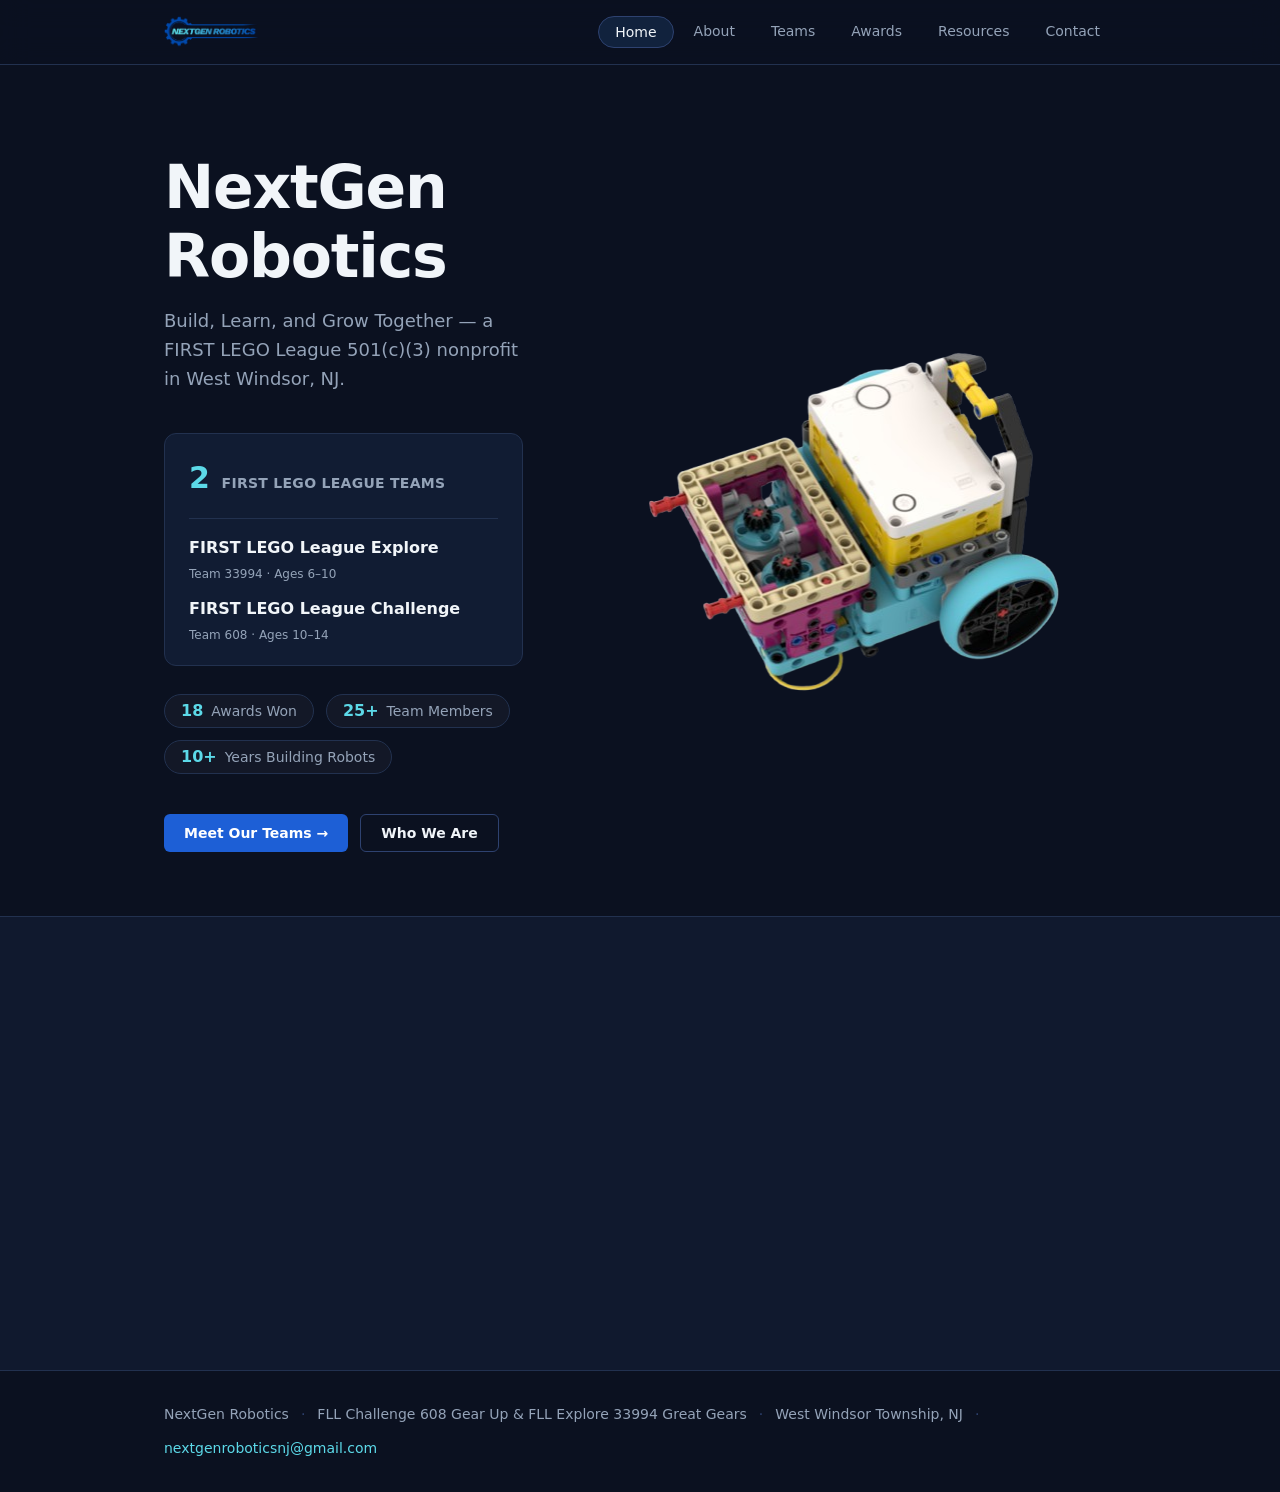
<file: index.html>
<!DOCTYPE html>
<html lang="en">
<head>
  <meta charset="UTF-8" />
  <meta name="viewport" content="width=device-width, initial-scale=1.0" />
  <meta name="description" content="NextGen Robotics is a 501(c)(3) nonprofit running two FIRST LEGO League teams in West Windsor, NJ: FLL Explore 33994 Great Gears and FLL Challenge 608 Gear Up." />
  <meta property="og:type" content="website" />
  <meta property="og:site_name" content="NextGen Robotics" />
  <meta property="og:title" content="NextGen Robotics" />
  <meta property="og:description" content="A 501(c)(3) nonprofit running two FIRST LEGO League teams in West Windsor, NJ: FLL Explore 33994 Great Gears and FLL Challenge 608 Gear Up." />
  <meta property="og:image" content="images/logo-horizontal.png" />
  <meta name="twitter:card" content="summary_large_image" />
  <meta name="twitter:title" content="NextGen Robotics" />
  <meta name="twitter:description" content="A 501(c)(3) nonprofit running two FIRST LEGO League teams in West Windsor, NJ." />
  <meta name="twitter:image" content="images/logo-horizontal.png" />
  <meta http-equiv="Content-Security-Policy" content="default-src 'self'; img-src 'self' data:; style-src 'self'; script-src 'self'; object-src 'none'; base-uri 'self'; form-action 'self'; frame-ancestors 'none'; upgrade-insecure-requests;" />
  <meta http-equiv="X-Content-Type-Options" content="nosniff" />
  <meta name="referrer" content="strict-origin-when-cross-origin" />
  <meta name="theme-color" content="#0B1120" />
  <title>NextGen Robotics</title>
  <link rel="icon" type="image/png" href="images/logo.png" />
  <link rel="stylesheet" href="style.css" />
</head>
<body>

  <header class="site-header">
    <div class="container nav-inner">
      <a class="logo" href="index.html">
        <img src="images/logo-horizontal.png" alt="NextGen Robotics" class="logo-img" height="36" />
      </a>
      <button class="nav-toggle" id="nav-toggle" aria-label="Toggle navigation" aria-expanded="false" aria-controls="site-nav">&#9776;</button>
      <nav class="tabs" id="site-nav">
        <a href="index.html" data-page="index.html">Home</a>
        <a href="about.html" data-page="about.html">About</a>
        <a href="teams.html" data-page="teams.html">Teams</a>
        <a href="awards.html" data-page="awards.html">Awards</a>
        <a href="resources.html" data-page="resources.html">Resources</a>
        <a href="contact.html" data-page="contact.html">Contact</a>
      </nav>
    </div>
  </header>

  <!-- HERO -->
  <section class="hero">
    <div class="container hero-grid">
      <div class="hero-text">
        <h1>NextGen Robotics</h1>
        <p class="hero-desc">Build, Learn, and Grow Together — a FIRST LEGO League 501(c)(3) nonprofit in West Windsor, NJ.</p>

        <!--
          TO ADD A NEW TEAM: bump team-count-num below, then copy one
          .team-count-item block and update its name/number/age range.
          (This is the only spot on the homepage that needs a manual update
          when a team is added — everything else lives on teams.html.)
        -->
        <div class="team-count-card">
          <div class="team-count-head">
            <span class="team-count-num">2</span>
            <span class="team-count-label">FIRST LEGO League Teams</span>
          </div>
          <div class="team-count-list">
            <div class="team-count-item">
              <strong>FIRST LEGO League Explore</strong>
              <span class="team-count-meta">Team 33994 &middot; Ages 6&ndash;10</span>
            </div>
            <div class="team-count-item">
              <strong>FIRST LEGO League Challenge</strong>
              <span class="team-count-meta">Team 608 &middot; Ages 10&ndash;14</span>
            </div>
          </div>
        </div>

        <div class="badge-row">
          <span class="badge-pill"><strong>18</strong> Awards Won</span>
          <span class="badge-pill"><strong>25+</strong> Team Members</span>
          <span class="badge-pill"><strong>10+</strong> Years Building Robots</span>
        </div>

        <div class="btn-row">
          <a class="btn-primary" href="teams.html">Meet Our Teams &rarr;</a>
          <a class="btn-secondary" href="about.html">Who We Are</a>
        </div>
      </div>

      <div class="hero-media">
        <img class="zoomable" src="images/robot-challenge.png" alt="Gear Up's FLL Challenge robot" />
      </div>
    </div>
  </section>

  <!-- SPONSOR TEASER -->
  <section class="section section-alt">
    <div class="container">
      <div class="section-label reveal">Our sponsor</div>
      <div class="sponsor-card reveal">
        <img class="sponsor-logo zoomable" src="images/sponsor-nextgen-church.png" alt="NextGen Church logo" />
        <div class="sponsor-name">NextGen Church</div>
        <p class="sponsor-desc">Proud sponsor of NextGen Robotics.</p>
      </div>
    </div>
  </section>

  <footer class="site-footer">
    <div class="container footer-inner">
      <span>NextGen Robotics</span>
      <span class="footer-sep">&middot;</span>
      <span>FLL Challenge 608 Gear Up &amp; FLL Explore 33994 Great Gears</span>
      <span class="footer-sep">&middot;</span>
      <span>West Windsor Township, NJ</span>
      <span class="footer-sep">&middot;</span>
      <a href="mailto:nextgenroboticsnj@gmail.com">nextgenroboticsnj@gmail.com</a>
    </div>
  </footer>

  <script src="app.js"></script>
</body>
</html>
</file>
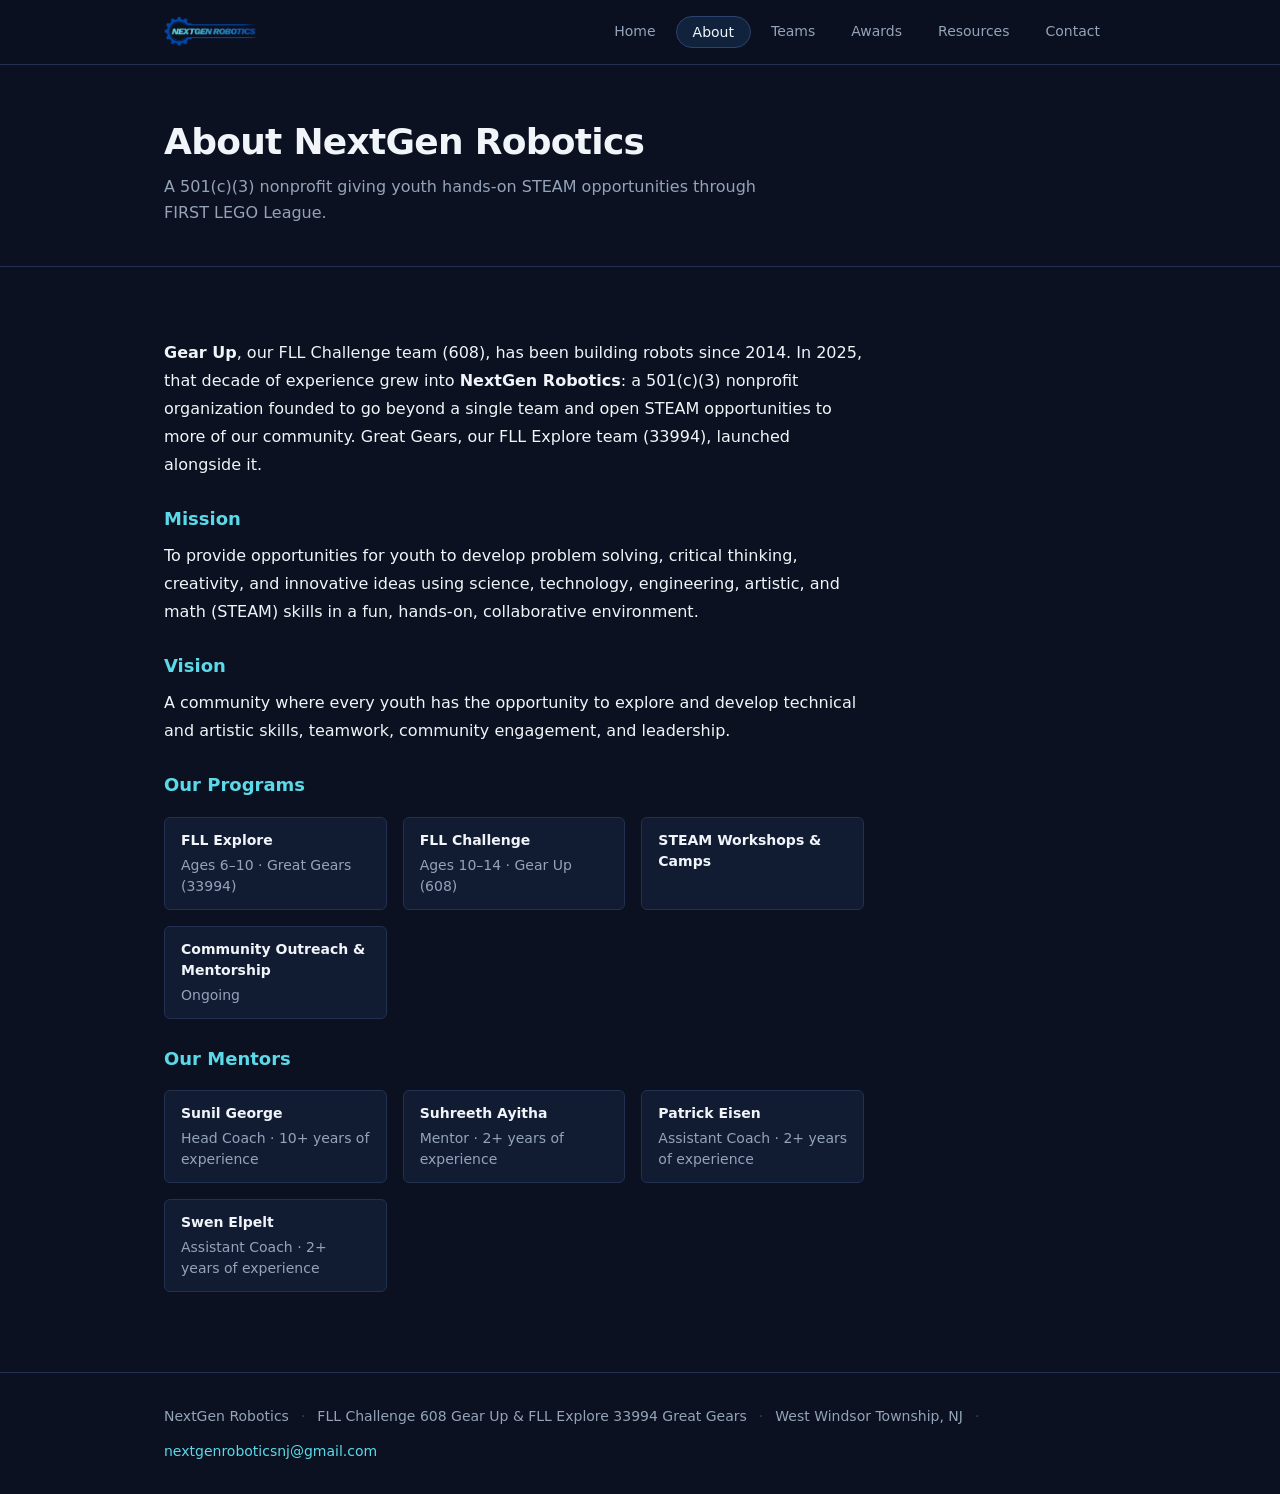
<file: about.html>
<!DOCTYPE html>
<html lang="en">
<head>
  <meta charset="UTF-8" />
  <meta name="viewport" content="width=device-width, initial-scale=1.0" />
  <meta name="description" content="NextGen Robotics is a 501(c)(3) nonprofit giving youth hands-on STEAM opportunities through FIRST LEGO League and beyond." />
  <meta property="og:type" content="website" />
  <meta property="og:site_name" content="NextGen Robotics" />
  <meta property="og:title" content="About — NextGen Robotics" />
  <meta property="og:description" content="A 501(c)(3) nonprofit giving youth hands-on STEAM opportunities through FIRST LEGO League and beyond." />
  <meta property="og:image" content="images/logo-horizontal.png" />
  <meta name="twitter:card" content="summary_large_image" />
  <meta name="twitter:title" content="About — NextGen Robotics" />
  <meta name="twitter:description" content="A 501(c)(3) nonprofit giving youth hands-on STEAM opportunities through FIRST LEGO League and beyond." />
  <meta name="twitter:image" content="images/logo-horizontal.png" />
  <meta http-equiv="Content-Security-Policy" content="default-src 'self'; img-src 'self' data:; style-src 'self'; script-src 'self'; object-src 'none'; base-uri 'self'; form-action 'self'; frame-ancestors 'none'; upgrade-insecure-requests;" />
  <meta http-equiv="X-Content-Type-Options" content="nosniff" />
  <meta name="referrer" content="strict-origin-when-cross-origin" />
  <meta name="theme-color" content="#0B1120" />
  <title>About &mdash; NextGen Robotics</title>
  <link rel="icon" type="image/png" href="images/logo.png" />
  <link rel="stylesheet" href="style.css" />
</head>
<body>

  <header class="site-header">
    <div class="container nav-inner">
      <a class="logo" href="index.html">
        <img src="images/logo-horizontal.png" alt="NextGen Robotics" class="logo-img" height="36" />
      </a>
      <button class="nav-toggle" id="nav-toggle" aria-label="Toggle navigation" aria-expanded="false" aria-controls="site-nav">&#9776;</button>
      <nav class="tabs" id="site-nav">
        <a href="index.html" data-page="index.html">Home</a>
        <a href="about.html" data-page="about.html">About</a>
        <a href="teams.html" data-page="teams.html">Teams</a>
        <a href="awards.html" data-page="awards.html">Awards</a>
        <a href="resources.html" data-page="resources.html">Resources</a>
        <a href="contact.html" data-page="contact.html">Contact</a>
      </nav>
    </div>
  </header>

  <section class="page-hero">
    <div class="container">
      <h1>About NextGen Robotics</h1>
      <p>A 501(c)(3) nonprofit giving youth hands-on STEAM opportunities through FIRST LEGO League.</p>
    </div>
  </section>

  <section class="section">
    <div class="container">
      <div class="prose reveal">
        <p>
          <strong>Gear Up</strong>, our FLL Challenge team (608), has been building robots
          since 2014. In 2025, that decade of experience grew into
          <strong>NextGen Robotics</strong>: a 501(c)(3) nonprofit organization founded to
          go beyond a single team and open STEAM opportunities to more of our community.
          Great Gears, our FLL Explore team (33994), launched alongside it.
        </p>

        <h3>Mission</h3>
        <p>
          To provide opportunities for youth to develop problem solving, critical
          thinking, creativity, and innovative ideas using science, technology,
          engineering, artistic, and math (STEAM) skills in a fun, hands-on,
          collaborative environment.
        </p>

        <h3>Vision</h3>
        <p>
          A community where every youth has the opportunity to explore and develop
          technical and artistic skills, teamwork, community engagement, and leadership.
        </p>

        <h3>Our Programs</h3>
        <div class="program-grid">
          <div class="program-chip"><strong>FLL Explore</strong>Ages 6&ndash;10 &middot; Great Gears (33994)</div>
          <div class="program-chip"><strong>FLL Challenge</strong>Ages 10&ndash;14 &middot; Gear Up (608)</div>
          <div class="program-chip"><strong>STEAM Workshops &amp; Camps</strong></div>
          <div class="program-chip"><strong>Community Outreach &amp; Mentorship</strong>Ongoing</div>
        </div>

        <h3>Our Mentors</h3>
        <div class="program-grid">
          <div class="program-chip"><strong>Sunil George</strong>Head Coach &middot; 10+ years of experience</div>
          <div class="program-chip"><strong>Suhreeth Ayitha</strong>Mentor &middot; 2+ years of experience</div>
          <div class="program-chip"><strong>Patrick Eisen</strong>Assistant Coach &middot; 2+ years of experience</div>
          <div class="program-chip"><strong>Swen Elpelt</strong>Assistant Coach &middot; 2+ years of experience</div>
        </div>

      </div>
    </div>
  </section>

  <footer class="site-footer">
    <div class="container footer-inner">
      <span>NextGen Robotics</span>
      <span class="footer-sep">&middot;</span>
      <span>FLL Challenge 608 Gear Up &amp; FLL Explore 33994 Great Gears</span>
      <span class="footer-sep">&middot;</span>
      <span>West Windsor Township, NJ</span>
      <span class="footer-sep">&middot;</span>
      <a href="mailto:nextgenroboticsnj@gmail.com">nextgenroboticsnj@gmail.com</a>
    </div>
  </footer>

  <script src="app.js"></script>
</body>
</html>
</file>
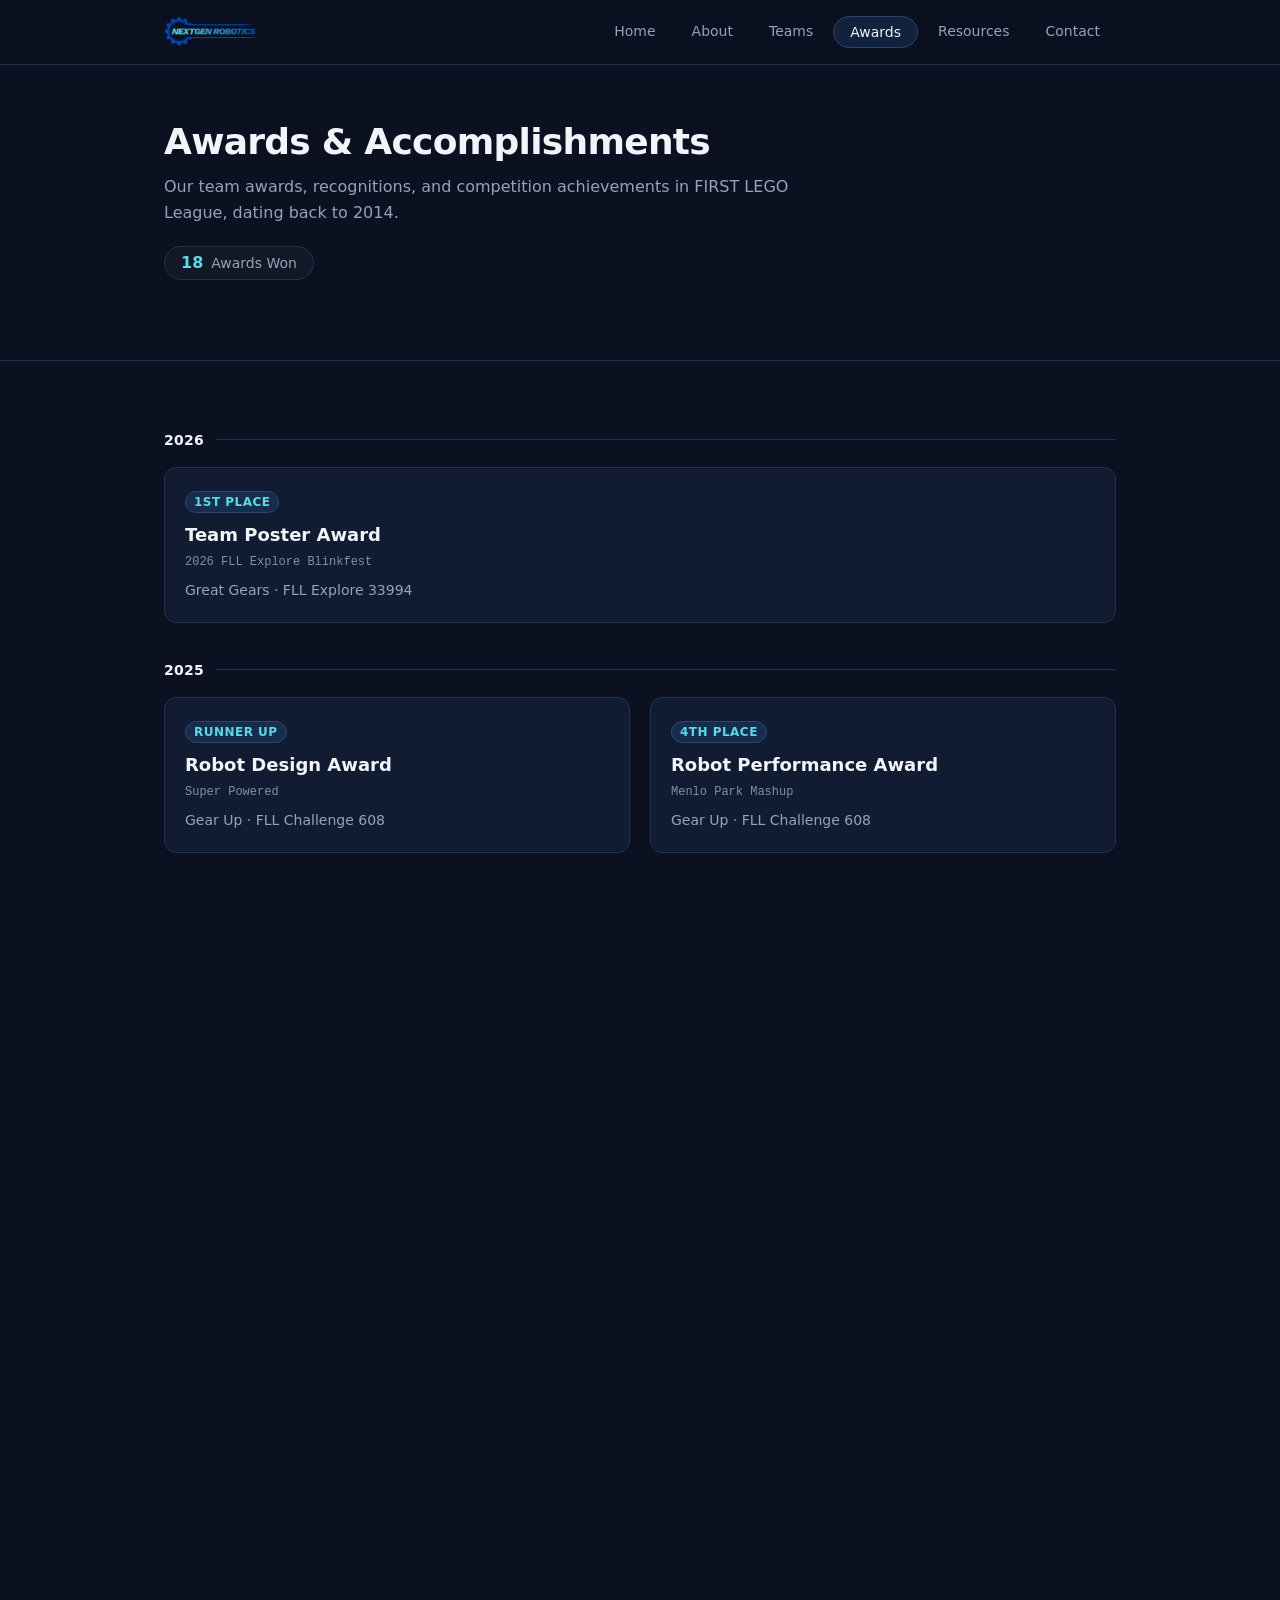
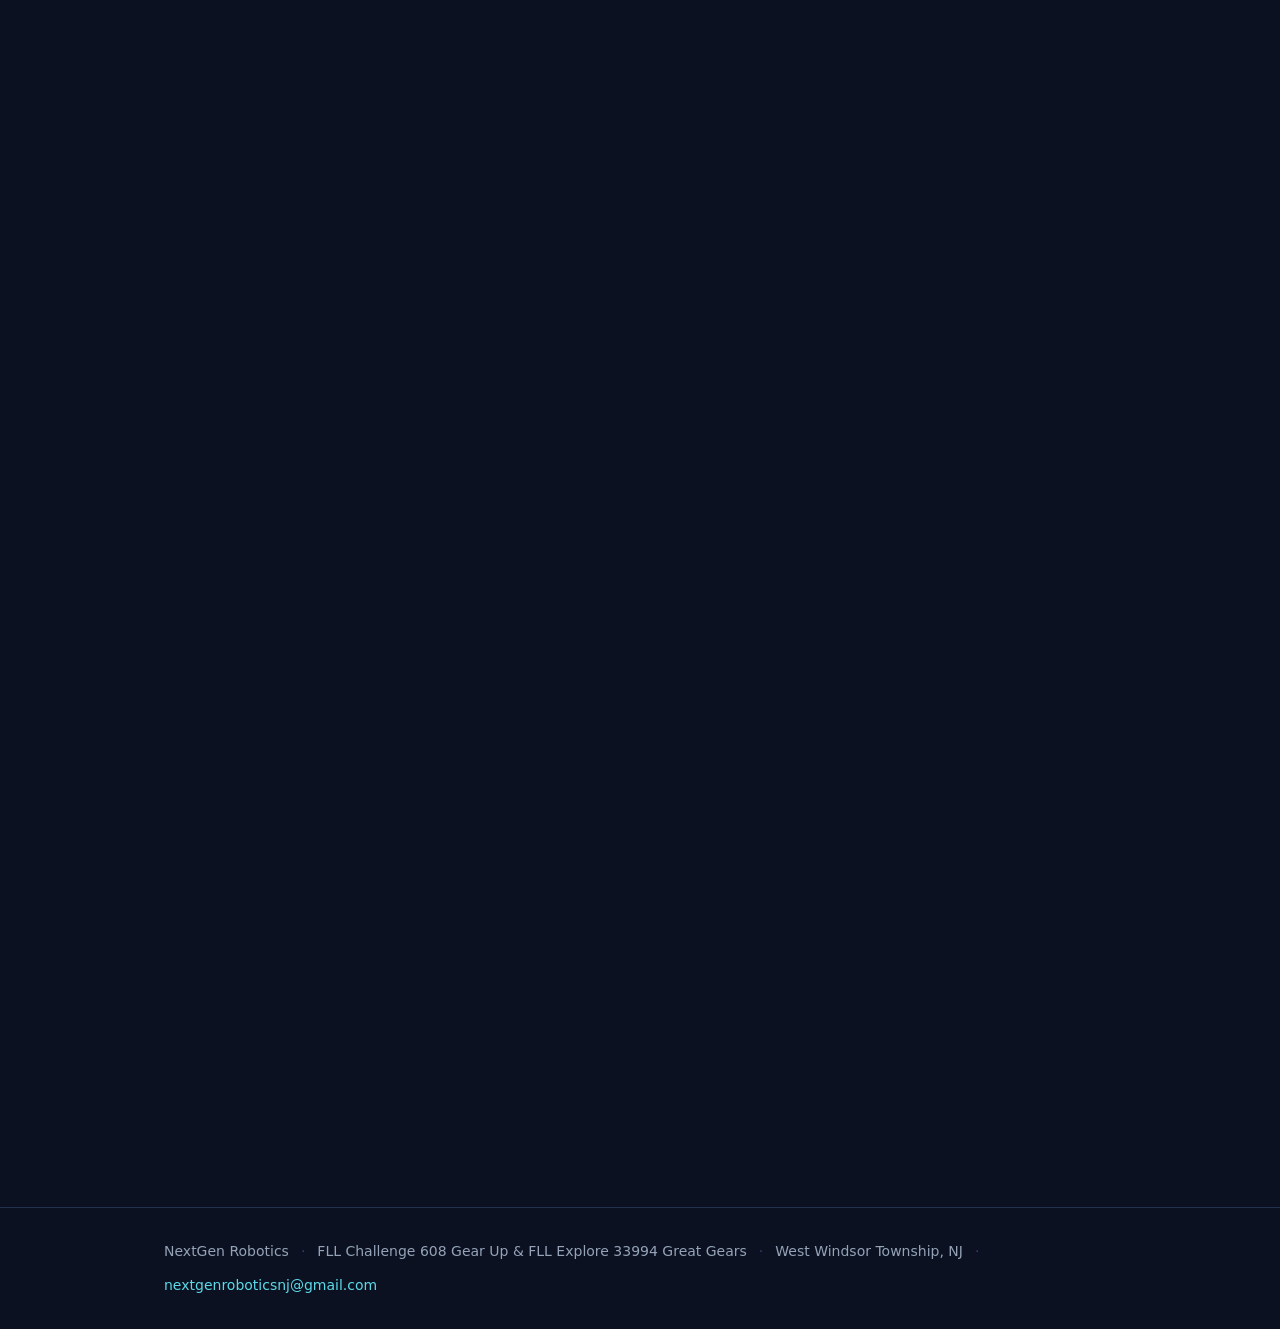
<file: awards.html>
<!DOCTYPE html>
<html lang="en">
<head>
  <meta charset="UTF-8" />
  <meta name="viewport" content="width=device-width, initial-scale=1.0" />
  <meta name="description" content="18 awards and recognitions earned by NextGen Robotics teams in FIRST LEGO League since 2014, including the 2026 FLL Explore Blinkfest Team Poster Award." />
  <meta property="og:type" content="website" />
  <meta property="og:site_name" content="NextGen Robotics" />
  <meta property="og:title" content="Awards — NextGen Robotics" />
  <meta property="og:description" content="18 awards and recognitions earned by NextGen Robotics teams in FIRST LEGO League since 2014, including the 2026 FLL Explore Blinkfest Team Poster Award." />
  <meta property="og:image" content="images/logo-horizontal.png" />
  <meta name="twitter:card" content="summary_large_image" />
  <meta name="twitter:title" content="Awards — NextGen Robotics" />
  <meta name="twitter:description" content="18 awards and recognitions earned by NextGen Robotics teams in FIRST LEGO League since 2014." />
  <meta name="twitter:image" content="images/logo-horizontal.png" />
  <meta http-equiv="Content-Security-Policy" content="default-src 'self'; img-src 'self' data:; style-src 'self'; script-src 'self'; object-src 'none'; base-uri 'self'; form-action 'self'; frame-ancestors 'none'; upgrade-insecure-requests;" />
  <meta http-equiv="X-Content-Type-Options" content="nosniff" />
  <meta name="referrer" content="strict-origin-when-cross-origin" />
  <meta name="theme-color" content="#0B1120" />
  <title>Awards &mdash; NextGen Robotics</title>
  <link rel="icon" type="image/png" href="images/logo.png" />
  <link rel="stylesheet" href="style.css" />
</head>
<body>

  <header class="site-header">
    <div class="container nav-inner">
      <a class="logo" href="index.html">
        <img src="images/logo-horizontal.png" alt="NextGen Robotics" class="logo-img" height="36" />
      </a>
      <button class="nav-toggle" id="nav-toggle" aria-label="Toggle navigation" aria-expanded="false" aria-controls="site-nav">&#9776;</button>
      <nav class="tabs" id="site-nav">
        <a href="index.html" data-page="index.html">Home</a>
        <a href="about.html" data-page="about.html">About</a>
        <a href="teams.html" data-page="teams.html">Teams</a>
        <a href="awards.html" data-page="awards.html">Awards</a>
        <a href="resources.html" data-page="resources.html">Resources</a>
        <a href="contact.html" data-page="contact.html">Contact</a>
      </nav>
    </div>
  </header>

  <section class="page-hero">
    <div class="container">
      <h1>Awards &amp; Accomplishments</h1>
      <p>Our team awards, recognitions, and competition achievements in FIRST LEGO League, dating back to 2014.</p>
      <div class="badge-row badge-row-spaced">
        <span class="badge-pill"><strong>18</strong> Awards Won</span>
      </div>
    </div>
  </section>

  <section class="section">
    <div class="container">

      <div class="year-group">
        <div class="year-heading reveal">2026</div>
        <div class="box-grid">
          <article class="award-box reveal reveal-1">
            <div class="box-badge">1st Place</div>
            <h3 class="box-title">Team Poster Award</h3>
            <div class="box-meta">2026 FLL Explore Blinkfest</div>
            <p class="box-desc">Great Gears &middot; FLL Explore 33994</p>
          </article>
        </div>
      </div>

      <div class="year-group">
        <div class="year-heading reveal">2025</div>
        <div class="box-grid">
          <article class="award-box reveal reveal-1">
            <div class="box-badge">Runner Up</div>
            <h3 class="box-title">Robot Design Award</h3>
            <div class="box-meta">Super Powered</div>
            <p class="box-desc">Gear Up &middot; FLL Challenge 608</p>
          </article>
          <article class="award-box reveal reveal-2">
            <div class="box-badge">4th Place</div>
            <h3 class="box-title">Robot Performance Award</h3>
            <div class="box-meta">Menlo Park Mashup</div>
            <p class="box-desc">Gear Up &middot; FLL Challenge 608</p>
          </article>
        </div>
      </div>

      <div class="year-group">
        <div class="year-heading reveal">2024</div>
        <div class="box-grid">
          <article class="award-box reveal reveal-1">
            <div class="box-badge">2nd Place</div>
            <h3 class="box-title">Robot Performance Award</h3>
            <div class="box-meta">FLL Northern NJ</div>
            <p class="box-desc">Gear Up &middot; FLL Challenge 608</p>
          </article>
          <article class="award-box reveal reveal-2">
            <div class="box-badge">Finalist</div>
            <h3 class="box-title">Robot Design Award</h3>
            <div class="box-meta">FLL Northern NJ</div>
            <p class="box-desc">Gear Up &middot; FLL Challenge 608</p>
          </article>
          <article class="award-box reveal reveal-3">
            <div class="box-badge">Hon. Mention</div>
            <h3 class="box-title">Advancement to Regional Championship</h3>
            <div class="box-meta">Mount Olive NJ Regionals</div>
            <p class="box-desc">Gear Up &middot; FLL Challenge 608</p>
          </article>
        </div>
      </div>

      <div class="year-group">
        <div class="year-heading reveal">2023</div>
        <div class="box-grid">
          <article class="award-box reveal reveal-1">
            <div class="box-badge">2nd Place</div>
            <h3 class="box-title">Runner Up Champion's Award</h3>
            <div class="box-meta">Bridgewater NJ Qualifier</div>
            <p class="box-desc">Gear Up &middot; FLL Challenge 608</p>
          </article>
          <article class="award-box reveal reveal-2">
            <div class="box-badge">Hon. Mention</div>
            <h3 class="box-title">Advancement to Regional Championship</h3>
            <div class="box-meta">Mount Olive NJ Regionals</div>
            <p class="box-desc">Gear Up &middot; FLL Challenge 608</p>
          </article>
        </div>
      </div>

      <div class="year-group">
        <div class="year-heading reveal">2022</div>
        <div class="box-grid">
          <article class="award-box reveal reveal-1">
            <div class="box-badge">2nd Place</div>
            <h3 class="box-title">Robot Design</h3>
            <div class="box-meta">Bridgewater NJ Qualifier</div>
            <p class="box-desc">Gear Up &middot; FLL Challenge 608</p>
          </article>
        </div>
      </div>

      <div class="year-group">
        <div class="year-heading reveal">2018</div>
        <div class="box-grid">
          <article class="award-box reveal reveal-1">
            <div class="box-badge">1st Place</div>
            <h3 class="box-title">Champion's Award</h3>
            <div class="box-meta">D-Town Dustoff</div>
            <p class="box-desc">Gear Up &middot; FLL Challenge 608</p>
          </article>
          <article class="award-box reveal reveal-2">
            <div class="box-badge">Hon. Mention</div>
            <h3 class="box-title">Core Values Award</h3>
            <div class="box-meta">FLL Hydro Dynamics</div>
            <p class="box-desc">Gear Up &middot; FLL Challenge 608</p>
          </article>
          <article class="award-box reveal reveal-3">
            <div class="box-badge">Judges' Award</div>
            <h3 class="box-title">Judges' Award</h3>
            <div class="box-meta">Boro Blast &middot; Hillsborough Qualifier</div>
            <p class="box-desc">Gear Up &middot; FLL Challenge 608</p>
          </article>
        </div>
      </div>

      <div class="year-group">
        <div class="year-heading reveal">2017</div>
        <div class="box-grid">
          <article class="award-box reveal reveal-1">
            <div class="box-badge">1st Place</div>
            <h3 class="box-title">Core Values</h3>
            <div class="box-meta">Grace Bible Chapel Qualifier</div>
            <p class="box-desc">Gear Up &middot; FLL Challenge 608</p>
          </article>
        </div>
      </div>

      <div class="year-group">
        <div class="year-heading reveal">2016</div>
        <div class="box-grid">
          <article class="award-box reveal reveal-1">
            <div class="box-badge">1st Place</div>
            <h3 class="box-title">FLL Community Event Award</h3>
            <div class="box-meta">2016 GBC Clean Water Challenge</div>
            <p class="box-desc">Gear Up &middot; FLL Challenge 608</p>
          </article>
          <article class="award-box reveal reveal-2">
            <div class="box-badge">2nd Place</div>
            <h3 class="box-title">Champion's Award</h3>
            <div class="box-meta">D-Town Dustoff</div>
            <p class="box-desc">Gear Up &middot; FLL Challenge 608</p>
          </article>
          <article class="award-box reveal reveal-3">
            <div class="box-badge">Hon. Mention</div>
            <h3 class="box-title">Innovation Award</h3>
            <div class="box-meta">Clean Water Challenge Community Event</div>
            <p class="box-desc">Gear Up &middot; FLL Challenge 608</p>
          </article>
        </div>
      </div>

      <div class="year-group">
        <div class="year-heading reveal">2015</div>
        <div class="box-grid">
          <article class="award-box reveal reveal-1">
            <div class="box-badge">1st Place</div>
            <h3 class="box-title">Strategy &amp; Innovation Award</h3>
            <div class="box-meta">FLL Boro Blast</div>
            <p class="box-desc">Gear Up &middot; FLL Challenge 608</p>
          </article>
        </div>
      </div>

      <div class="year-group">
        <div class="year-heading reveal">2014</div>
        <div class="box-grid">
          <article class="award-box reveal reveal-1">
            <div class="box-badge">Hon. Mention</div>
            <h3 class="box-title">Gracious Professionalism Award</h3>
            <div class="box-meta">FLL Springside Chestnut Hill Tournament</div>
            <p class="box-desc">Gear Up &middot; FLL Challenge 608</p>
          </article>
        </div>
      </div>

    </div>
  </section>

  <footer class="site-footer">
    <div class="container footer-inner">
      <span>NextGen Robotics</span>
      <span class="footer-sep">&middot;</span>
      <span>FLL Challenge 608 Gear Up &amp; FLL Explore 33994 Great Gears</span>
      <span class="footer-sep">&middot;</span>
      <span>West Windsor Township, NJ</span>
      <span class="footer-sep">&middot;</span>
      <a href="mailto:nextgenroboticsnj@gmail.com">nextgenroboticsnj@gmail.com</a>
    </div>
  </footer>

  <script src="app.js"></script>
</body>
</html>
</file>
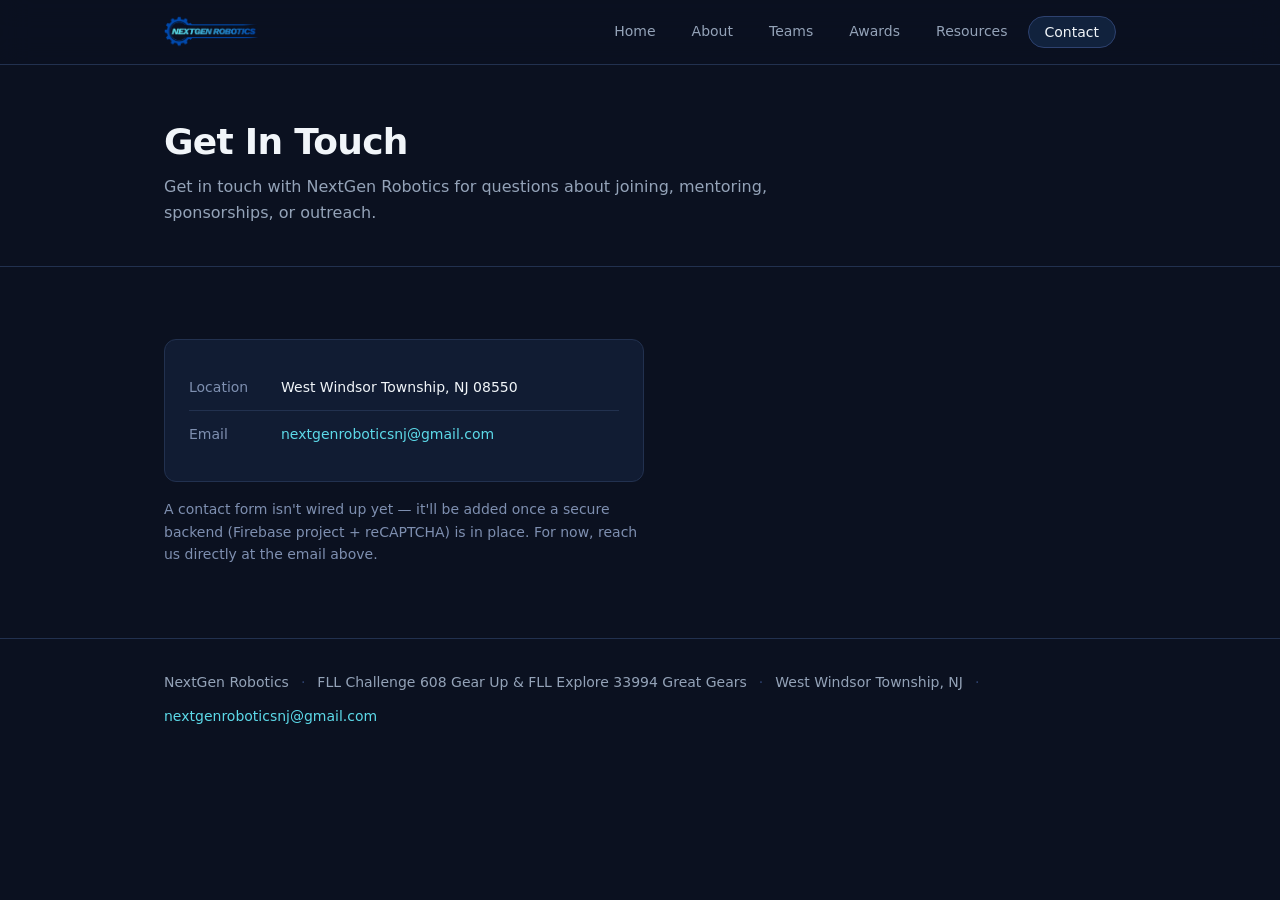
<file: contact.html>
<!DOCTYPE html>
<html lang="en">
<head>
  <meta charset="UTF-8" />
  <meta name="viewport" content="width=device-width, initial-scale=1.0" />
  <meta name="description" content="Get in touch with NextGen Robotics for questions about joining, mentoring, sponsorships, or outreach." />
  <meta property="og:type" content="website" />
  <meta property="og:site_name" content="NextGen Robotics" />
  <meta property="og:title" content="Contact — NextGen Robotics" />
  <meta property="og:description" content="Get in touch with NextGen Robotics for questions about joining, mentoring, sponsorships, or outreach." />
  <meta property="og:image" content="images/logo-horizontal.png" />
  <meta name="twitter:card" content="summary_large_image" />
  <meta name="twitter:title" content="Contact — NextGen Robotics" />
  <meta name="twitter:description" content="Get in touch with NextGen Robotics for questions about joining, mentoring, sponsorships, or outreach." />
  <meta name="twitter:image" content="images/logo-horizontal.png" />
  <meta http-equiv="Content-Security-Policy" content="default-src 'self'; img-src 'self' data:; style-src 'self'; script-src 'self'; object-src 'none'; base-uri 'self'; form-action 'self'; frame-ancestors 'none'; upgrade-insecure-requests;" />
  <meta http-equiv="X-Content-Type-Options" content="nosniff" />
  <meta name="referrer" content="strict-origin-when-cross-origin" />
  <meta name="theme-color" content="#0B1120" />
  <title>Contact &mdash; NextGen Robotics</title>
  <link rel="icon" type="image/png" href="images/logo.png" />
  <link rel="stylesheet" href="style.css" />
</head>
<body>

  <header class="site-header">
    <div class="container nav-inner">
      <a class="logo" href="index.html">
        <img src="images/logo-horizontal.png" alt="NextGen Robotics" class="logo-img" height="36" />
      </a>
      <button class="nav-toggle" id="nav-toggle" aria-label="Toggle navigation" aria-expanded="false" aria-controls="site-nav">&#9776;</button>
      <nav class="tabs" id="site-nav">
        <a href="index.html" data-page="index.html">Home</a>
        <a href="about.html" data-page="about.html">About</a>
        <a href="teams.html" data-page="teams.html">Teams</a>
        <a href="awards.html" data-page="awards.html">Awards</a>
        <a href="resources.html" data-page="resources.html">Resources</a>
        <a href="contact.html" data-page="contact.html">Contact</a>
      </nav>
    </div>
  </header>

  <section class="page-hero">
    <div class="container">
      <h1>Get In Touch</h1>
      <p>Get in touch with NextGen Robotics for questions about joining, mentoring, sponsorships, or outreach.</p>
    </div>
  </section>

  <section class="section">
    <div class="container">
      <div class="contact-card reveal">
        <div class="contact-row"><span class="contact-label">Location</span><span>West Windsor Township, NJ 08550</span></div>
        <div class="contact-row"><span class="contact-label">Email</span><a href="mailto:nextgenroboticsnj@gmail.com">nextgenroboticsnj@gmail.com</a></div>
      </div>
      <p class="contact-note reveal">
        A contact form isn't wired up yet &mdash; it'll be added once a secure
        backend (Firebase project + reCAPTCHA) is in place. For now, reach us
        directly at the email above.
      </p>
    </div>
  </section>

  <footer class="site-footer">
    <div class="container footer-inner">
      <span>NextGen Robotics</span>
      <span class="footer-sep">&middot;</span>
      <span>FLL Challenge 608 Gear Up &amp; FLL Explore 33994 Great Gears</span>
      <span class="footer-sep">&middot;</span>
      <span>West Windsor Township, NJ</span>
      <span class="footer-sep">&middot;</span>
      <a href="mailto:nextgenroboticsnj@gmail.com">nextgenroboticsnj@gmail.com</a>
    </div>
  </footer>

  <script src="app.js"></script>
</body>
</html>
</file>
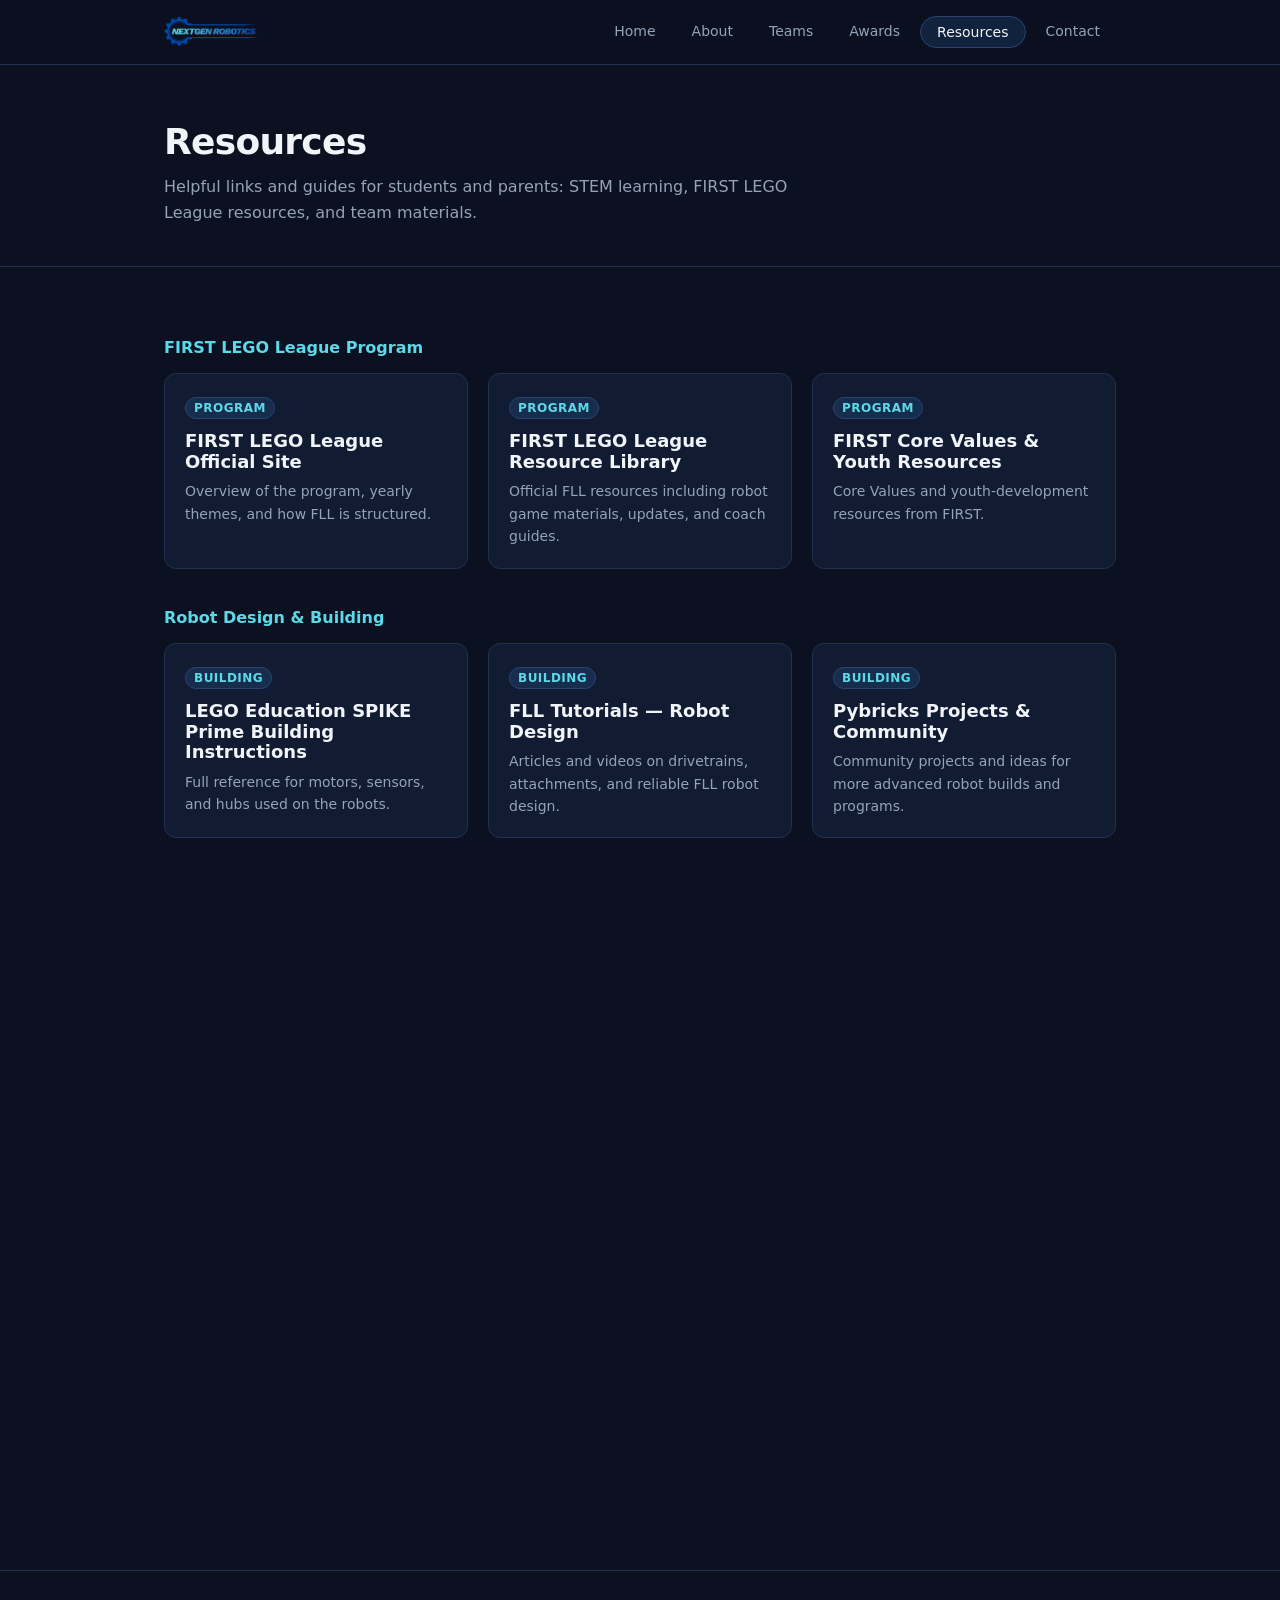
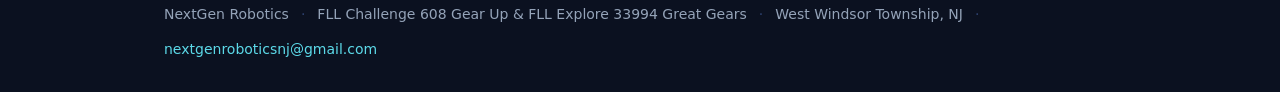
<file: resources.html>
<!DOCTYPE html>
<html lang="en">
<head>
  <meta charset="UTF-8" />
  <meta name="viewport" content="width=device-width, initial-scale=1.0" />
  <meta name="description" content="Helpful links and guides for NextGen Robotics students and parents: STEM learning, FIRST LEGO League resources, and team materials." />
  <meta property="og:type" content="website" />
  <meta property="og:site_name" content="NextGen Robotics" />
  <meta property="og:title" content="Resources — NextGen Robotics" />
  <meta property="og:description" content="Helpful links and guides for NextGen Robotics students and parents: STEM learning, FIRST LEGO League resources, and team materials." />
  <meta property="og:image" content="images/logo-horizontal.png" />
  <meta name="twitter:card" content="summary_large_image" />
  <meta name="twitter:title" content="Resources — NextGen Robotics" />
  <meta name="twitter:description" content="Helpful links and guides for NextGen Robotics students and parents." />
  <meta name="twitter:image" content="images/logo-horizontal.png" />
  <meta http-equiv="Content-Security-Policy" content="default-src 'self'; img-src 'self' data:; style-src 'self'; script-src 'self'; object-src 'none'; base-uri 'self'; form-action 'self'; frame-ancestors 'none'; upgrade-insecure-requests;" />
  <meta http-equiv="X-Content-Type-Options" content="nosniff" />
  <meta name="referrer" content="strict-origin-when-cross-origin" />
  <meta name="theme-color" content="#0B1120" />
  <title>Resources &mdash; NextGen Robotics</title>
  <link rel="icon" type="image/png" href="images/logo.png" />
  <link rel="stylesheet" href="style.css" />
</head>
<body>

  <header class="site-header">
    <div class="container nav-inner">
      <a class="logo" href="index.html">
        <img src="images/logo-horizontal.png" alt="NextGen Robotics" class="logo-img" height="36" />
      </a>
      <button class="nav-toggle" id="nav-toggle" aria-label="Toggle navigation" aria-expanded="false" aria-controls="site-nav">&#9776;</button>
      <nav class="tabs" id="site-nav">
        <a href="index.html" data-page="index.html">Home</a>
        <a href="about.html" data-page="about.html">About</a>
        <a href="teams.html" data-page="teams.html">Teams</a>
        <a href="awards.html" data-page="awards.html">Awards</a>
        <a href="resources.html" data-page="resources.html">Resources</a>
        <a href="contact.html" data-page="contact.html">Contact</a>
      </nav>
    </div>
  </header>

  <section class="page-hero">
    <div class="container">
      <h1>Resources</h1>
      <p>Helpful links and guides for students and parents: STEM learning, FIRST LEGO League resources, and team materials.</p>
    </div>
  </section>

  <section class="section">
    <div class="container">

      <div class="resource-group">
        <h2 class="resource-group-title reveal">FIRST LEGO League Program</h2>
        <div class="box-grid">
          <article class="resource-box reveal reveal-1">
            <div class="box-badge">Program</div>
            <h3 class="box-title"><a href="https://www.firstlegoleague.org/" target="_blank" rel="noopener noreferrer">FIRST LEGO League Official Site</a></h3>
            <p class="box-desc">Overview of the program, yearly themes, and how FLL is structured.</p>
          </article>
          <article class="resource-box reveal reveal-2">
            <div class="box-badge">Program</div>
            <h3 class="box-title"><a href="https://www.firstinspires.org/resources/library" target="_blank" rel="noopener noreferrer">FIRST LEGO League Resource Library</a></h3>
            <p class="box-desc">Official FLL resources including robot game materials, updates, and coach guides.</p>
          </article>
          <article class="resource-box reveal reveal-3">
            <div class="box-badge">Program</div>
            <h3 class="box-title"><a href="https://www.firstinspires.org/hubfs/lms/frc-guided-experience/m1/l1-core-values-poster-template.pdf?hsLang=en" target="_blank" rel="noopener noreferrer">FIRST Core Values &amp; Youth Resources</a></h3>
            <p class="box-desc">Core Values and youth-development resources from FIRST.</p>
          </article>
        </div>
      </div>

      <div class="resource-group">
        <h2 class="resource-group-title reveal">Robot Design &amp; Building</h2>
        <div class="box-grid">
          <article class="resource-box reveal reveal-1">
            <div class="box-badge">Building</div>
            <h3 class="box-title"><a href="https://education.lego.com/en-us/support/spike-prime/building-instructions" target="_blank" rel="noopener noreferrer">LEGO Education SPIKE Prime Building Instructions</a></h3>
            <p class="box-desc">Full reference for motors, sensors, and hubs used on the robots.</p>
          </article>
          <article class="resource-box reveal reveal-2">
            <div class="box-badge">Building</div>
            <h3 class="box-title"><a href="https://flltutorials.com/en/RobotGame.html" target="_blank" rel="noopener noreferrer">FLL Tutorials &mdash; Robot Design</a></h3>
            <p class="box-desc">Articles and videos on drivetrains, attachments, and reliable FLL robot design.</p>
          </article>
          <article class="resource-box reveal reveal-3">
            <div class="box-badge">Building</div>
            <h3 class="box-title"><a href="https://pybricks.com/project/" target="_blank" rel="noopener noreferrer">Pybricks Projects &amp; Community</a></h3>
            <p class="box-desc">Community projects and ideas for more advanced robot builds and programs.</p>
          </article>
        </div>
      </div>

      <div class="resource-group">
        <h2 class="resource-group-title reveal">Coding &amp; Programming</h2>
        <div class="box-grid">
          <article class="resource-box reveal reveal-1">
            <div class="box-badge">Coding</div>
            <h3 class="box-title"><a href="https://pybricks.com/learn/getting-started/pybricks-environment/" target="_blank" rel="noopener noreferrer">Pybricks Quick Start</a></h3>
            <p class="box-desc">Step-by-step guide to installing Pybricks and connecting to the LEGO hub.</p>
          </article>
          <article class="resource-box reveal reveal-2">
            <div class="box-badge">Coding</div>
            <h3 class="box-title"><a href="https://docs.pybricks.com/en/latest/" target="_blank" rel="noopener noreferrer">Pybricks API Reference</a></h3>
            <p class="box-desc">Full reference for motors, sensors, and hubs used on the robots.</p>
          </article>
          <article class="resource-box reveal reveal-3">
            <div class="box-badge">Coding</div>
            <h3 class="box-title"><a href="https://docs.python.org/3/" target="_blank" rel="noopener noreferrer">Official Python Documentation</a></h3>
            <p class="box-desc">High-quality, in-depth reference for core Python concepts.</p>
          </article>
          <article class="resource-box reveal reveal-4">
            <div class="box-badge">Coding</div>
            <h3 class="box-title"><a href="https://realpython.com/" target="_blank" rel="noopener noreferrer">Real Python</a></h3>
            <p class="box-desc">High-quality tutorials and articles that go in-depth on Python concepts.</p>
          </article>
          <article class="resource-box reveal reveal-5">
            <div class="box-badge">Coding</div>
            <h3 class="box-title"><a href="https://www.w3schools.com/python/" target="_blank" rel="noopener noreferrer">W3Schools Python Tutorial</a></h3>
            <p class="box-desc">Beginner-friendly walkthroughs of core Python concepts with short examples.</p>
          </article>
          <article class="resource-box reveal">
            <div class="box-badge">Coding</div>
            <h3 class="box-title"><a href="https://automatetheboringstuff.com/" target="_blank" rel="noopener noreferrer">Automate the Boring Stuff with Python</a></h3>
            <p class="box-desc">A free online book that teaches Python by building practical mini-projects.</p>
          </article>
          <article class="resource-box reveal">
            <div class="box-badge">Coding</div>
            <h3 class="box-title"><a href="https://code.visualstudio.com/" target="_blank" rel="noopener noreferrer">Visual Studio Code</a></h3>
            <p class="box-desc">Lightweight code editor often used for Python and robotics development.</p>
          </article>
          <article class="resource-box reveal">
            <div class="box-badge">Coding</div>
            <h3 class="box-title"><a href="https://docs.github.com/en/get-started/start-your-journey" target="_blank" rel="noopener noreferrer">Git &amp; GitHub Guides</a></h3>
            <p class="box-desc">Short guides to learn Git and GitHub for tracking robot code and collaboration.</p>
          </article>
        </div>
      </div>

    </div>
  </section>

  <footer class="site-footer">
    <div class="container footer-inner">
      <span>NextGen Robotics</span>
      <span class="footer-sep">&middot;</span>
      <span>FLL Challenge 608 Gear Up &amp; FLL Explore 33994 Great Gears</span>
      <span class="footer-sep">&middot;</span>
      <span>West Windsor Township, NJ</span>
      <span class="footer-sep">&middot;</span>
      <a href="mailto:nextgenroboticsnj@gmail.com">nextgenroboticsnj@gmail.com</a>
    </div>
  </footer>

  <script src="app.js"></script>
</body>
</html>
</file>
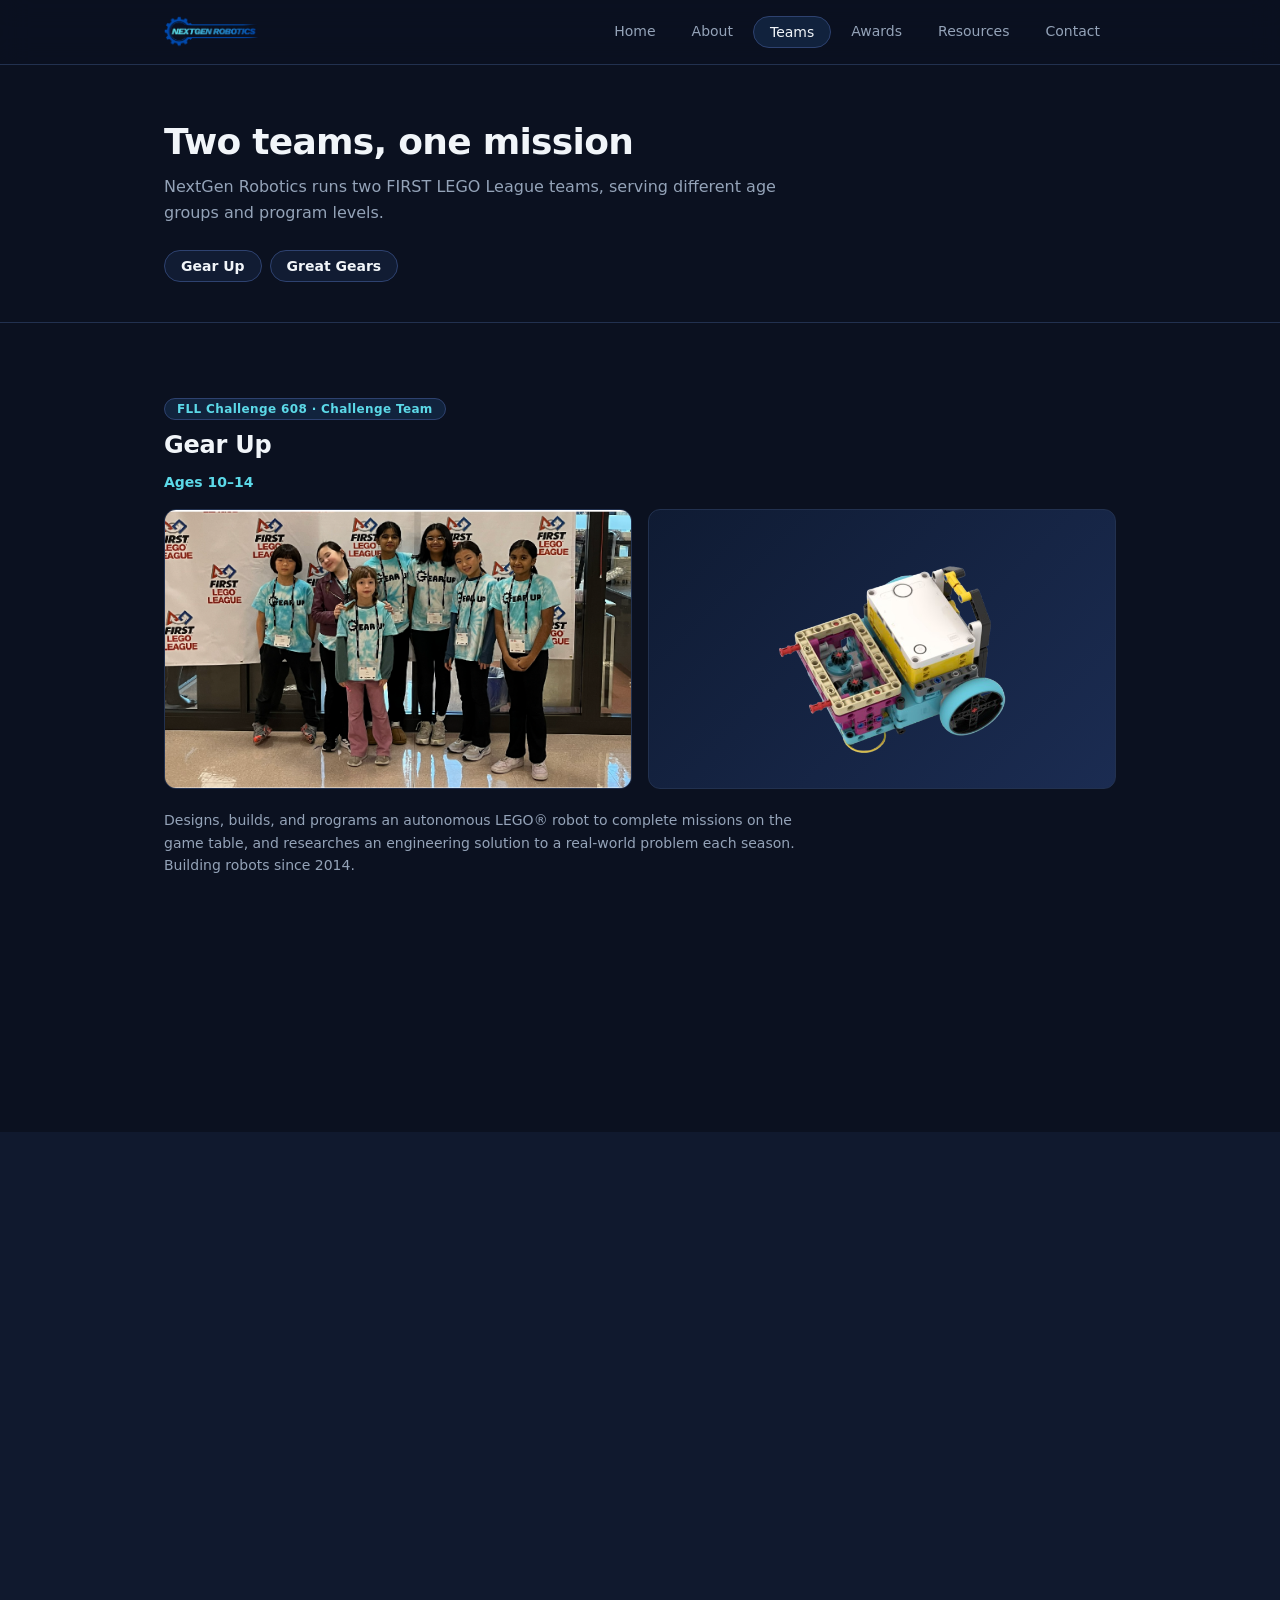
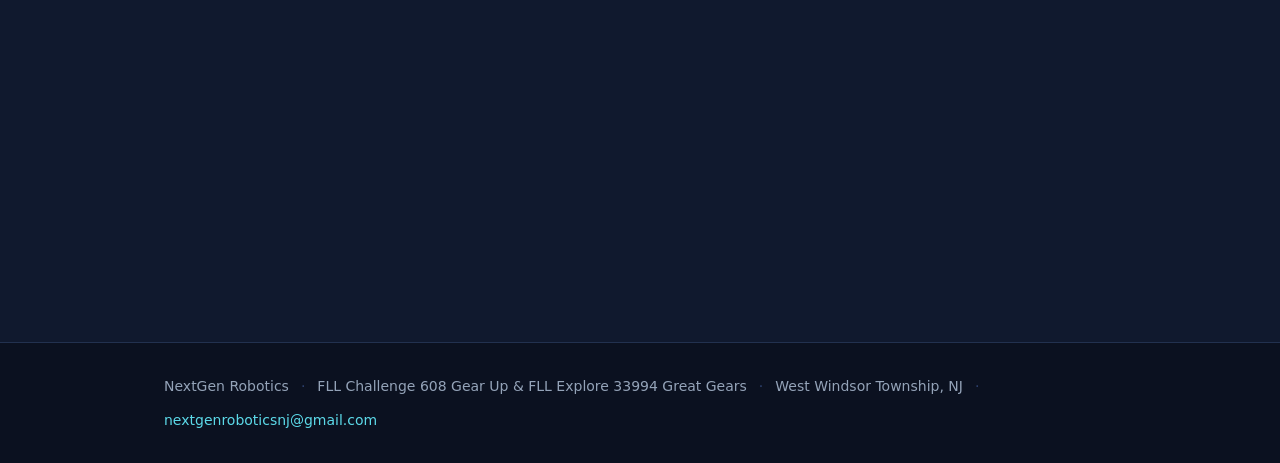
<file: teams.html>
<!DOCTYPE html>
<html lang="en">
<head>
  <meta charset="UTF-8" />
  <meta name="viewport" content="width=device-width, initial-scale=1.0" />
  <meta name="description" content="Meet Gear Up (FLL Challenge 608, ages 10-14) and Great Gears (FLL Explore 33994, ages 6-10), the two FIRST LEGO League teams run by NextGen Robotics." />
  <meta property="og:type" content="website" />
  <meta property="og:site_name" content="NextGen Robotics" />
  <meta property="og:title" content="Our Teams — NextGen Robotics" />
  <meta property="og:description" content="Meet Gear Up (FLL Challenge 608, ages 10-14) and Great Gears (FLL Explore 33994, ages 6-10), the two FIRST LEGO League teams run by NextGen Robotics." />
  <meta property="og:image" content="images/logo-horizontal.png" />
  <meta name="twitter:card" content="summary_large_image" />
  <meta name="twitter:title" content="Our Teams — NextGen Robotics" />
  <meta name="twitter:description" content="Meet Gear Up and Great Gears, the two FIRST LEGO League teams run by NextGen Robotics." />
  <meta name="twitter:image" content="images/logo-horizontal.png" />
  <meta http-equiv="Content-Security-Policy" content="default-src 'self'; img-src 'self' data:; style-src 'self'; script-src 'self'; object-src 'none'; base-uri 'self'; form-action 'self'; frame-ancestors 'none'; upgrade-insecure-requests;" />
  <meta http-equiv="X-Content-Type-Options" content="nosniff" />
  <meta name="referrer" content="strict-origin-when-cross-origin" />
  <meta name="theme-color" content="#0B1120" />
  <title>Our Teams &mdash; NextGen Robotics</title>
  <link rel="icon" type="image/png" href="images/logo.png" />
  <link rel="stylesheet" href="style.css" />
</head>
<body>

  <header class="site-header">
    <div class="container nav-inner">
      <a class="logo" href="index.html">
        <img src="images/logo-horizontal.png" alt="NextGen Robotics" class="logo-img" height="36" />
      </a>
      <button class="nav-toggle" id="nav-toggle" aria-label="Toggle navigation" aria-expanded="false" aria-controls="site-nav">&#9776;</button>
      <nav class="tabs" id="site-nav">
        <a href="index.html" data-page="index.html">Home</a>
        <a href="about.html" data-page="about.html">About</a>
        <a href="teams.html" data-page="teams.html">Teams</a>
        <a href="awards.html" data-page="awards.html">Awards</a>
        <a href="resources.html" data-page="resources.html">Resources</a>
        <a href="contact.html" data-page="contact.html">Contact</a>
      </nav>
    </div>
  </header>

  <section class="page-hero">
    <div class="container">
      <h1>Two teams, one mission</h1>
      <p>NextGen Robotics runs two FIRST LEGO League teams, serving different age groups and program levels.</p>

      <!--
        JUMP NAV — one pill per team. When a new team is added below,
        add a matching pill here (href must match that section's id).
      -->
      <div class="team-jumpnav">
        <a href="#challenge">Gear Up</a>
        <a href="#explore">Great Gears</a>
      </div>
    </div>
  </section>

  <!--
    ============================================================
    TO ADD A NEW TEAM: copy one whole <section class="section ..." id="...">
    block (including its closing </section>), then update:
      1. The id (used by the jump-nav pill above and by nav anchor links)
      2. .team-badge, .section-title, .team-age
      3. The two images in .program-photos (team photo + robot/model photo)
      4. .team-desc copy
      5. .contact-card ages + phone number
      6. Add a matching pill to .team-jumpnav above
      7. Alternate class="section" / class="section section-alt" so
         consecutive teams keep the alternating background stripe
    No other files need to change — the homepage's team-count-card and
    footer team list are the only other places a new team is mentioned.
    ============================================================
  -->

  <section class="section" id="challenge">
    <div class="container">
      <div class="team-badge reveal">FLL Challenge 608 &middot; Challenge Team</div>
      <h2 class="section-title reveal">Gear Up</h2>
      <div class="team-age reveal">Ages 10&ndash;14</div>

      <div class="program-photos">
        <div class="program-photo reveal reveal-1">
          <img src="images/team-challenge.png" alt="Gear Up, FLL Challenge 608, team photo at competition" loading="lazy" />
        </div>
        <div class="program-photo program-photo--contain reveal reveal-2">
          <img src="images/robot-challenge.png" alt="Gear Up's FLL Challenge robot" loading="lazy" />
        </div>
      </div>

      <p class="team-desc reveal">
        Designs, builds, and programs an autonomous LEGO&reg; robot to complete
        missions on the game table, and researches an engineering solution to a
        real-world problem each season. Building robots since 2014.
      </p>

      <div class="contact-card reveal">
        <div class="contact-row"><span class="contact-label">Ages</span><span>10&ndash;14</span></div>
        <div class="contact-row"><span class="contact-label">Contact</span><a href="tel:+17324978234">732-497-8234</a></div>
      </div>
    </div>
  </section>

  <section class="section section-alt" id="explore">
    <div class="container">
      <div class="team-badge reveal">FLL Explore 33994 &middot; Explore Team</div>
      <h2 class="section-title reveal">Great Gears</h2>
      <div class="team-age reveal">Ages 6&ndash;10</div>

      <div class="program-photos">
        <div class="program-photo reveal reveal-1">
          <img src="images/team-explore.jpg" alt="Great Gears, FLL Explore 33994, team photo with their Team Poster Award" loading="lazy" />
        </div>
        <div class="program-photo reveal reveal-2">
          <img src="images/model-explore.jpg" alt="Great Gears' FLL Explore LEGO team model" loading="lazy" />
        </div>
      </div>

      <p class="team-desc reveal">
        Explores this season's theme through a shared LEGO model and presents
        discoveries to judges, building confidence and curiosity in younger
        students. Winner of the Team Poster Award at the 2026 FLL Explore Blinkfest.
      </p>

      <div class="contact-card reveal">
        <div class="contact-row"><span class="contact-label">Ages</span><span>6&ndash;10</span></div>
        <div class="contact-row"><span class="contact-label">Contact</span><a href="tel:+16098744408">609-874-4408</a></div>
      </div>
    </div>
  </section>

  <!-- END TEAM SECTIONS -->

  <footer class="site-footer">
    <div class="container footer-inner">
      <span>NextGen Robotics</span>
      <span class="footer-sep">&middot;</span>
      <span>FLL Challenge 608 Gear Up &amp; FLL Explore 33994 Great Gears</span>
      <span class="footer-sep">&middot;</span>
      <span>West Windsor Township, NJ</span>
      <span class="footer-sep">&middot;</span>
      <a href="mailto:nextgenroboticsnj@gmail.com">nextgenroboticsnj@gmail.com</a>
    </div>
  </footer>

  <script src="app.js"></script>
</body>
</html>
</file>
<file: style.css>
/* ===== RESET & BASE ===== */
*, *::before, *::after { box-sizing: border-box; margin: 0; padding: 0; }

:root {
  /* Color */
  --bg: #0B1120;
  --bg-alt: #10192E;
  --card: #111C33;
  --card-hover: #16233F;
  --border: #22314F;
  --border-strong: #2E4270;
  --blue: #1D5FD6;
  --blue-light: #5CD9E8;
  --blue-mid: #3B8FE0;
  --blue-dim: rgba(59, 143, 224, 0.15);
  --text: #F1F5F9;
  --text-muted: #94A3B8;
  --text-light: #7E8FB0;

  /* Shape */
  --radius: 12px;
  --radius-sm: 6px;
  --radius-pill: 20px;

  /* Type */
  --font: system-ui, -apple-system, 'Segoe UI', Roboto, sans-serif;
  --text-xs: 12px;
  --text-sm: 14px;
  --text-base: 16px;
  --text-lg: 18px;
  --text-xl: 20px;
  --text-2xl: 24px;
  --text-3xl: 30px;
  --text-4xl: 36px;
  --text-5xl: 48px;
  --text-6xl: 60px;
  --leading-none: 1;
  --leading-tight: 1.15;
  --leading-snug: 1.3;
  --leading-normal: 1.5;
  --leading-relaxed: 1.6;
  --leading-loose: 1.75;

  /* Spacing — 4px grid, used for every margin/padding/gap on the site */
  --space-1: 4px;
  --space-2: 8px;
  --space-3: 12px;
  --space-4: 16px;
  --space-5: 20px;
  --space-6: 24px;
  --space-7: 28px;
  --space-8: 32px;
  --space-9: 36px;
  --space-10: 40px;
  --space-11: 44px;
  --space-12: 48px;
  --space-14: 56px;
  --space-16: 64px;
  --space-18: 72px;
  --space-20: 80px;
  --space-22: 88px;
}

html { scroll-behavior: smooth; }

body {
  font-family: var(--font);
  color: var(--text);
  background: var(--bg);
  font-size: var(--text-base);
  line-height: var(--leading-relaxed);
  -webkit-font-smoothing: antialiased;
}

.container {
  max-width: 1000px;
  margin: 0 auto;
  padding: 0 var(--space-6);
}

a { color: var(--blue-light); text-decoration: none; }
a:hover { text-decoration: underline; }

/* ===== SCROLL REVEAL ===== */
.reveal {
  opacity: 0;
  transform: translateY(var(--space-4));
  transition: opacity 0.6s ease, transform 0.6s ease;
}
.reveal.revealed { opacity: 1; transform: none; }
.reveal-1 { transition-delay: 0.05s; }
.reveal-2 { transition-delay: 0.12s; }
.reveal-3 { transition-delay: 0.19s; }
.reveal-4 { transition-delay: 0.26s; }
.reveal-5 { transition-delay: 0.33s; }

@media (prefers-reduced-motion: reduce) {
  .reveal { opacity: 1; transform: none; transition: none; }
}

/* ===== CLICK-TO-ZOOM PHOTOS ===== */
.zoomable {
  cursor: zoom-in;
  transition: transform 0.3s ease;
}
.zoomable.zoomed {
  transform: scale(1.18);
  cursor: zoom-out;
  position: relative;
  z-index: 5;
}
@media (prefers-reduced-motion: reduce) {
  .zoomable { transition: none; }
}

/* ===== HEADER / TABS NAV ===== */
.site-header {
  position: sticky;
  top: 0;
  z-index: 100;
  background: rgba(11, 17, 32, 0.88);
  backdrop-filter: blur(14px);
  border-bottom: 1px solid var(--border);
}

.nav-inner {
  display: flex;
  align-items: center;
  justify-content: space-between;
  height: var(--space-16);
  gap: var(--space-4);
}

.logo {
  display: flex;
  align-items: center;
  gap: var(--space-3);
  color: var(--text);
  text-decoration: none;
  flex-shrink: 0;
}
.logo:hover { text-decoration: none; }
.logo-img { display: block; }

.nav-toggle {
  display: none;
  background: none;
  border: 1px solid var(--border-strong);
  border-radius: var(--radius-sm);
  color: var(--text);
  width: var(--space-10);
  height: var(--space-9);
  font-size: var(--text-lg);
  cursor: pointer;
  flex-shrink: 0;
}

nav.tabs {
  display: flex;
  gap: var(--space-1);
  overflow-x: auto;
  scrollbar-width: none;
}
nav.tabs::-webkit-scrollbar { display: none; }

nav.tabs a {
  font-size: var(--text-sm);
  line-height: var(--leading-none);
  color: var(--text-muted);
  font-weight: 500;
  text-decoration: none;
  padding: var(--space-2) var(--space-4);
  border-radius: var(--radius-pill);
  white-space: nowrap;
  transition: color 0.15s, background 0.15s;
}
nav.tabs a:hover { color: var(--text); text-decoration: none; background: var(--card); }
nav.tabs a.active {
  color: var(--text);
  background: var(--blue-dim);
  border: 1px solid var(--border-strong);
}

/* ===== PAGE HERO (interior pages) ===== */
.page-hero {
  padding: var(--space-14) 0 var(--space-10);
  border-bottom: 1px solid var(--border);
}
.page-hero h1 {
  font-size: clamp(var(--text-3xl), 4vw, var(--text-4xl));
  font-weight: 700;
  line-height: var(--leading-tight);
  letter-spacing: -0.02em;
  margin-bottom: var(--space-3);
}
.page-hero p {
  font-size: var(--text-base);
  line-height: var(--leading-relaxed);
  color: var(--text-muted);
  max-width: 640px;
}

/* ===== HOME HERO ===== */
.hero {
  padding: var(--space-22) 0 var(--space-16);
  border-bottom: 1px solid var(--border);
}

.hero-grid {
  display: grid;
  grid-template-columns: minmax(0, 1fr) minmax(363px, 561px);
  align-items: center;
  gap: var(--space-8);
}

.hero-media {
  display: flex;
  align-items: center;
  justify-content: center;
}
.hero-media img { width: 100%; height: auto; display: block; }

@media (max-width: 1000px) {
  .hero-grid { grid-template-columns: 1fr; }
  .hero-media { order: -1; max-width: 429px; margin: 0 auto; }
}

.hero h1 {
  font-size: clamp(var(--text-4xl), 5.5vw, var(--text-6xl));
  font-weight: 700;
  line-height: var(--leading-tight);
  letter-spacing: -0.02em;
  color: var(--text);
  margin-bottom: var(--space-4);
  max-width: 680px;
}

.hero-desc {
  font-size: var(--text-lg);
  line-height: var(--leading-relaxed);
  color: var(--text-muted);
  max-width: 580px;
  margin-bottom: var(--space-10);
}

/* "2 FIRST LEGO League Teams" — one continuous card, not disconnected boxes */
.team-count-card {
  background: var(--card);
  border: 1px solid var(--border);
  border-radius: var(--radius);
  padding: var(--space-5) var(--space-6);
  margin-bottom: var(--space-7);
  max-width: 460px;
}

.team-count-head {
  display: flex;
  align-items: baseline;
  gap: var(--space-3);
  padding-bottom: var(--space-4);
  margin-bottom: var(--space-4);
  border-bottom: 1px solid var(--border);
}
.team-count-num { font-size: var(--text-3xl); font-weight: 700; color: var(--blue-light); letter-spacing: -0.01em; }
.team-count-label {
  font-size: var(--text-sm);
  font-weight: 600;
  letter-spacing: 0.02em;
  text-transform: uppercase;
  color: var(--text-muted);
}

.team-count-list { display: flex; flex-direction: column; gap: var(--space-3); }
.team-count-item { display: flex; flex-direction: column; gap: var(--space-1); }
.team-count-item strong { font-size: var(--text-base); color: var(--text); }
.team-count-meta { font-size: var(--text-xs); color: var(--text-muted); }

/* Secondary badge stats (18 Awards, 25+ Members, ...) */
.badge-row {
  display: flex;
  gap: var(--space-3);
  flex-wrap: wrap;
  margin-bottom: var(--space-10);
}
.badge-pill {
  display: inline-flex;
  align-items: baseline;
  gap: var(--space-2);
  font-size: var(--text-sm);
  line-height: var(--leading-none);
  color: var(--text-muted);
  background: rgba(255,255,255,0.03);
  border: 1px solid var(--border);
  padding: var(--space-2) var(--space-4);
  border-radius: var(--radius-pill);
}
.badge-pill strong { color: var(--blue-light); font-size: var(--text-base); }
.badge-row-spaced { margin-top: var(--space-5); }

.subsection-title {
  font-size: var(--text-xl);
  line-height: var(--leading-tight);
  font-weight: 700;
  color: var(--text);
  margin: var(--space-12) 0 var(--space-5);
}

.btn-primary {
  display: inline-flex;
  align-items: center;
  gap: var(--space-2);
  background: var(--blue);
  color: #fff;
  font-size: var(--text-sm);
  line-height: var(--leading-none);
  font-weight: 600;
  padding: var(--space-3) var(--space-5);
  border-radius: var(--radius-sm);
  text-decoration: none;
  transition: background 0.15s, transform 0.1s;
}
.btn-primary:hover { background: #2563EB; text-decoration: none; transform: translateY(-1px); }

.btn-secondary {
  display: inline-flex;
  align-items: center;
  gap: var(--space-2);
  background: transparent;
  color: var(--text);
  font-size: var(--text-sm);
  line-height: var(--leading-none);
  font-weight: 600;
  padding: var(--space-2) var(--space-5);
  border-radius: var(--radius-sm);
  border: 1px solid var(--border-strong);
  text-decoration: none;
  transition: border-color 0.15s, background 0.15s;
}
.btn-secondary:hover { border-color: var(--blue-mid); background: var(--card); text-decoration: none; }

.btn-row { display: flex; gap: var(--space-3); flex-wrap: wrap; }

/* ===== SECTIONS ===== */
.section { padding: var(--space-18) 0; }
.section-alt { background: var(--bg-alt); }

.section-label {
  font-size: var(--text-xs);
  line-height: var(--leading-none);
  font-weight: 600;
  letter-spacing: 0.12em;
  text-transform: uppercase;
  color: var(--text-light);
  margin-bottom: var(--space-2);
}

.section-title {
  font-size: var(--text-2xl);
  line-height: var(--leading-tight);
  font-weight: 700;
  letter-spacing: -0.01em;
  color: var(--text);
  margin-bottom: var(--space-4);
}

.section-intro {
  font-size: var(--text-base);
  line-height: var(--leading-relaxed);
  color: var(--text-muted);
  max-width: 640px;
  margin-bottom: var(--space-8);
}

/* ===== HOME QUICK-LINK CARDS ===== */
.quicklink-grid {
  display: grid;
  grid-template-columns: repeat(auto-fit, minmax(220px, 1fr));
  gap: var(--space-4);
}
.quicklink-card {
  background: var(--card);
  border: 1px solid var(--border);
  border-radius: var(--radius);
  padding: var(--space-6);
  text-decoration: none;
  color: inherit;
  transition: border-color 0.15s, transform 0.15s, background 0.15s;
  display: block;
}
.quicklink-card:hover {
  border-color: var(--blue-mid);
  background: var(--card-hover);
  transform: translateY(-2px);
  text-decoration: none;
}
.quicklink-icon { font-size: var(--text-xl); margin-bottom: var(--space-3); display: block; }
.quicklink-title { font-size: var(--text-base); line-height: var(--leading-snug); font-weight: 600; color: var(--text); margin-bottom: var(--space-1); }
.quicklink-desc { font-size: var(--text-sm); line-height: var(--leading-normal); color: var(--text-muted); }

/* ===== ABOUT / PROSE ===== */
.prose {
  max-width: 700px;
  font-size: var(--text-base);
  line-height: var(--leading-loose);
  color: var(--text);
}
.prose p { margin-bottom: var(--space-4); }
.prose ul { padding-left: var(--space-5); margin-bottom: var(--space-4); }
.prose li { margin-bottom: var(--space-3); color: var(--text); }
.prose strong { color: var(--text); }
.prose h3 { font-size: var(--text-lg); line-height: var(--leading-snug); font-weight: 600; margin: var(--space-7) 0 var(--space-3); color: var(--blue-light); }

.program-grid {
  display: grid;
  grid-template-columns: repeat(auto-fit, minmax(220px, 1fr));
  gap: var(--space-4);
  margin: var(--space-5) 0 var(--space-2);
}
.program-chip {
  background: var(--card);
  border: 1px solid var(--border);
  border-radius: var(--radius-sm);
  padding: var(--space-3) var(--space-4);
  font-size: var(--text-sm);
  line-height: var(--leading-normal);
  color: var(--text-muted);
}
.program-chip strong { display: block; color: var(--text); font-size: var(--text-sm); margin-bottom: var(--space-1); }

/* ===== PLACEHOLDER / REAL PHOTOS ===== */
.photo-placeholder {
  font-size: var(--text-xs);
  line-height: var(--leading-none);
  font-weight: 500;
  color: var(--blue-light);
  background: rgba(11, 17, 32, 0.5);
  padding: var(--space-1) var(--space-3);
  border-radius: var(--radius-pill);
  border: 1px solid var(--border-strong);
}

/* ===== TEAM CARDS ===== */
.team-grid {
  display: grid;
  grid-template-columns: repeat(auto-fit, minmax(300px, 1fr));
  gap: var(--space-6);
}

.team-card {
  background: var(--card);
  border: 1px solid var(--border);
  border-radius: var(--radius);
  overflow: hidden;
  display: flex;
  flex-direction: column;
  transition: border-color 0.15s;
}
.team-card:hover { border-color: var(--border-strong); }

.team-photo {
  height: 220px;
  background: linear-gradient(135deg, #0F1B33, #1B2C52);
  display: flex;
  align-items: center;
  justify-content: center;
  overflow: hidden;
}
.team-photo img { width: 100%; height: 100%; object-fit: cover; display: block; }

.team-body { padding: var(--space-6); }

.team-badge {
  display: inline-block;
  font-size: var(--text-xs);
  line-height: var(--leading-none);
  font-weight: 600;
  letter-spacing: 0.03em;
  color: var(--blue-light);
  background: var(--blue-dim);
  border: 1px solid var(--border-strong);
  padding: var(--space-1) var(--space-3);
  border-radius: var(--radius-pill);
  margin-bottom: var(--space-3);
}

.team-name { font-size: var(--text-2xl); line-height: var(--leading-tight); font-weight: 700; color: var(--text); margin-bottom: var(--space-1); }
.team-age { font-size: var(--text-sm); line-height: var(--leading-none); color: var(--blue-light); font-weight: 600; margin-bottom: var(--space-3); }
.team-desc { font-size: var(--text-sm); color: var(--text-muted); line-height: var(--leading-relaxed); max-width: 640px; margin: var(--space-5) 0 var(--space-6); }

/* ===== PROGRAM SECTIONS (Teams page) ===== */

/* Jump-nav pills — grows with the team list, one pill per team */
.team-jumpnav {
  display: flex;
  gap: var(--space-2);
  flex-wrap: wrap;
  margin-top: var(--space-6);
}
.team-jumpnav a {
  font-size: var(--text-sm);
  line-height: var(--leading-none);
  font-weight: 600;
  color: var(--text);
  background: var(--card);
  border: 1px solid var(--border-strong);
  padding: var(--space-2) var(--space-4);
  border-radius: var(--radius-pill);
  text-decoration: none;
  transition: border-color 0.15s, background 0.15s;
}
.team-jumpnav a:hover { border-color: var(--blue-mid); background: var(--card-hover); text-decoration: none; }

.program-photos {
  display: grid;
  grid-template-columns: repeat(auto-fit, minmax(260px, 1fr));
  gap: var(--space-4);
  margin: var(--space-5) 0;
}
.program-photo {
  height: 280px;
  border-radius: var(--radius);
  border: 1px solid var(--border);
  background: linear-gradient(135deg, #0F1B33, #1B2C52);
  overflow: hidden;
  display: flex;
  align-items: center;
  justify-content: center;
}
.program-photo img {
  width: 100%;
  height: 100%;
  object-fit: cover;
  display: block;
  transition: transform 0.35s ease;
}
.program-photo:hover img { transform: scale(1.12); }
.program-photo--contain img { object-fit: contain; padding: var(--space-4); }
@media (prefers-reduced-motion: reduce) {
  .program-photo img { transition: none; }
}

/* ===== YEAR-GROUPED BOXES (projects & awards) ===== */
.year-group { margin-bottom: var(--space-10); }
.year-group:last-child { margin-bottom: 0; }
.year-heading {
  display: flex;
  align-items: center;
  gap: var(--space-3);
  font-size: var(--text-sm);
  line-height: var(--leading-none);
  font-weight: 700;
  color: var(--text);
  letter-spacing: 0.02em;
  margin-bottom: var(--space-5);
}
.year-heading::after {
  content: '';
  flex: 1;
  height: 1px;
  background: var(--border);
}

.box-grid {
  display: grid;
  grid-template-columns: repeat(auto-fit, minmax(240px, 1fr));
  gap: var(--space-5);
}

.project-box, .award-box, .resource-box {
  background: var(--card);
  border: 1px solid var(--border);
  border-radius: var(--radius);
  padding: var(--space-5);
  transition: border-color 0.15s, transform 0.15s;
}
.project-box:hover, .award-box:hover, .resource-box:hover {
  border-color: var(--border-strong);
  transform: translateY(-2px);
}

.project-photo {
  height: 150px;
  border-radius: var(--radius-sm);
  background: linear-gradient(135deg, #0F1B33, #1B2C52);
  display: flex;
  align-items: center;
  justify-content: center;
  margin-bottom: var(--space-4);
  overflow: hidden;
}
.project-photo img { width: 100%; height: 100%; object-fit: cover; display: block; }

.box-badge {
  display: inline-block;
  font-size: var(--text-xs);
  line-height: var(--leading-none);
  font-weight: 700;
  letter-spacing: 0.04em;
  text-transform: uppercase;
  color: var(--blue-light);
  background: var(--blue-dim);
  border: 1px solid var(--border-strong);
  padding: var(--space-1) var(--space-2);
  border-radius: var(--radius-pill);
  margin-bottom: var(--space-3);
}

.box-title { font-size: var(--text-lg); line-height: var(--leading-tight); font-weight: 700; color: var(--text); margin-bottom: var(--space-2); }
.box-title a { color: inherit; text-decoration: none; }
.box-title a:hover { color: var(--blue-light); text-decoration: underline; }
.box-meta { font-size: var(--text-xs); line-height: var(--leading-normal); color: var(--text-light); font-family: ui-monospace, Menlo, monospace; margin-bottom: var(--space-2); }
.box-desc { font-size: var(--text-sm); color: var(--text-muted); line-height: var(--leading-relaxed); }

.note-card {
  border: 1px dashed var(--border-strong);
  border-radius: var(--radius);
  padding: var(--space-5);
  font-size: var(--text-sm);
  line-height: var(--leading-relaxed);
  color: var(--text-light);
  margin-top: var(--space-6);
}

/* ===== RESOURCES ===== */
.resource-group { margin-bottom: var(--space-10); }
.resource-group:last-child { margin-bottom: 0; }
.resource-group-title {
  font-size: var(--text-base);
  line-height: var(--leading-tight);
  font-weight: 700;
  color: var(--blue-light);
  margin-bottom: var(--space-4);
}

/* ===== GALLERY ===== */
.gallery-grid {
  display: grid;
  grid-template-columns: repeat(auto-fit, minmax(220px, 1fr));
  gap: var(--space-4);
}
.gallery-photo {
  height: 220px;
  border-radius: var(--radius);
  border: 1px solid var(--border);
  background: linear-gradient(135deg, #0F1B33, #1B2C52);
  display: flex;
  align-items: center;
  justify-content: center;
  overflow: hidden;
  position: relative;
}
.gallery-photo img { width: 100%; height: 100%; object-fit: cover; display: block; }
.gallery-caption {
  position: absolute;
  bottom: 0; left: 0; right: 0;
  background: linear-gradient(0deg, rgba(0,0,0,0.7), transparent);
  color: #fff;
  font-size: var(--text-xs);
  line-height: var(--leading-normal);
  padding: var(--space-5) var(--space-3) var(--space-2);
}

/* ===== SPONSOR ===== */
.sponsor-card {
  background: var(--card);
  border: 1px solid var(--border);
  border-radius: var(--radius);
  padding: var(--space-7);
  max-width: 480px;
}
.sponsor-logo { display: block; width: 160px; height: 160px; object-fit: contain; margin-bottom: var(--space-5); }
.sponsor-name { font-size: var(--text-lg); line-height: var(--leading-tight); font-weight: 700; color: var(--text); margin-bottom: var(--space-2); }
.sponsor-desc { font-size: var(--text-sm); color: var(--text-muted); }

/* ===== CONTACT ===== */
.contact-card {
  background: var(--card);
  border: 1px solid var(--border);
  border-radius: var(--radius);
  padding: var(--space-6);
  max-width: 480px;
  margin-bottom: var(--space-4);
}
.contact-row {
  display: flex;
  gap: var(--space-3);
  font-size: var(--text-sm);
  padding: var(--space-3) 0;
  border-bottom: 1px solid var(--border);
}
.contact-row:last-child { border-bottom: none; }
.contact-label { color: var(--text-light); min-width: 80px; }

.contact-note {
  font-size: var(--text-sm);
  line-height: var(--leading-relaxed);
  color: var(--text-light);
  max-width: 480px;
}

/* ===== FOOTER ===== */
.site-footer {
  border-top: 1px solid var(--border);
  padding: var(--space-8) 0;
}

.footer-inner {
  display: flex;
  align-items: center;
  gap: var(--space-3);
  font-size: var(--text-sm);
  color: var(--text-muted);
  flex-wrap: wrap;
}

.footer-sep { color: var(--border-strong); }

/* ===== RESPONSIVE ===== */
@media (max-width: 720px) {
  nav.tabs {
    position: absolute;
    top: var(--space-16); left: 0; right: 0;
    background: var(--bg);
    border-bottom: 1px solid var(--border);
    flex-direction: column;
    padding: var(--space-2);
    display: none;
  }
  nav.tabs.open { display: flex; }
  nav.tabs a { padding: var(--space-3) var(--space-4); border-radius: var(--radius-sm); }
  .nav-toggle { display: block; }
}

@media (max-width: 640px) {
  .hero { padding: var(--space-12) 0 var(--space-10); }
}
</file>
